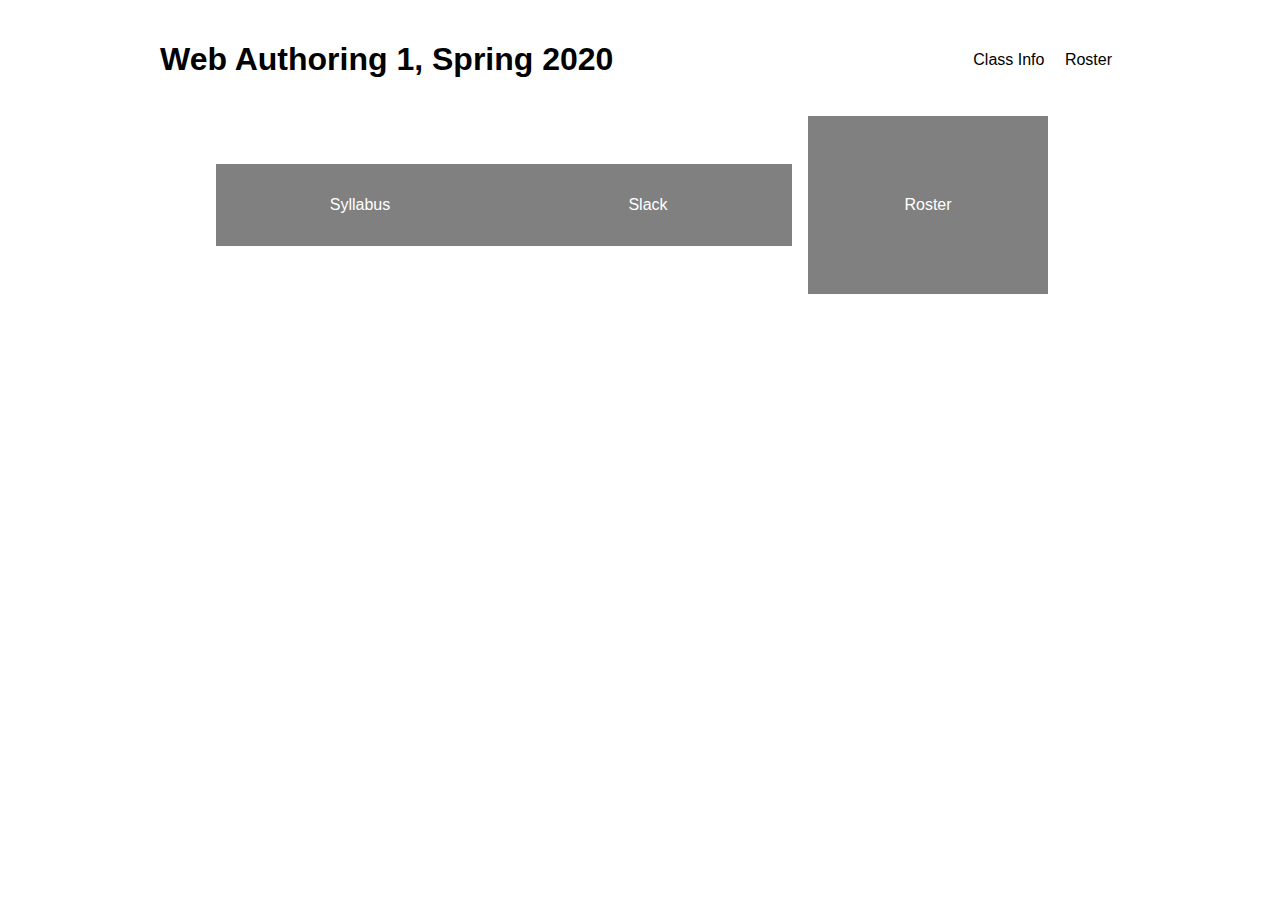
<file: index.html>
<head>
<title>Montserrat: Web Authoring 1, Spring 2020</title>
    <link rel="stylesheet" href="css.css" type="text/css">
</head>
<body>
    <wrapper>
        <header class="flex">
            <section class="title"><h1>Web Authoring 1, Spring 2020</h1></section>
            <nav>
                <a target="_blank" href="https://github.com/ashleyidesign/web-authoring-1-sp-20">Class Info</a>
                <a href="roster.html">Roster</a>
            </nav>
        </header>
        <section class="flex">
            <section class="block syllabus">
                <a href="tk">Syllabus</a>
            </section>
            <section class="block slack">
                <a href="tk">Slack</a>
            </section>       
            <section class="block roster">
                <a href="tk">Roster</a>
            </section>
        </section>
    </wrapper>
</body>
</file>
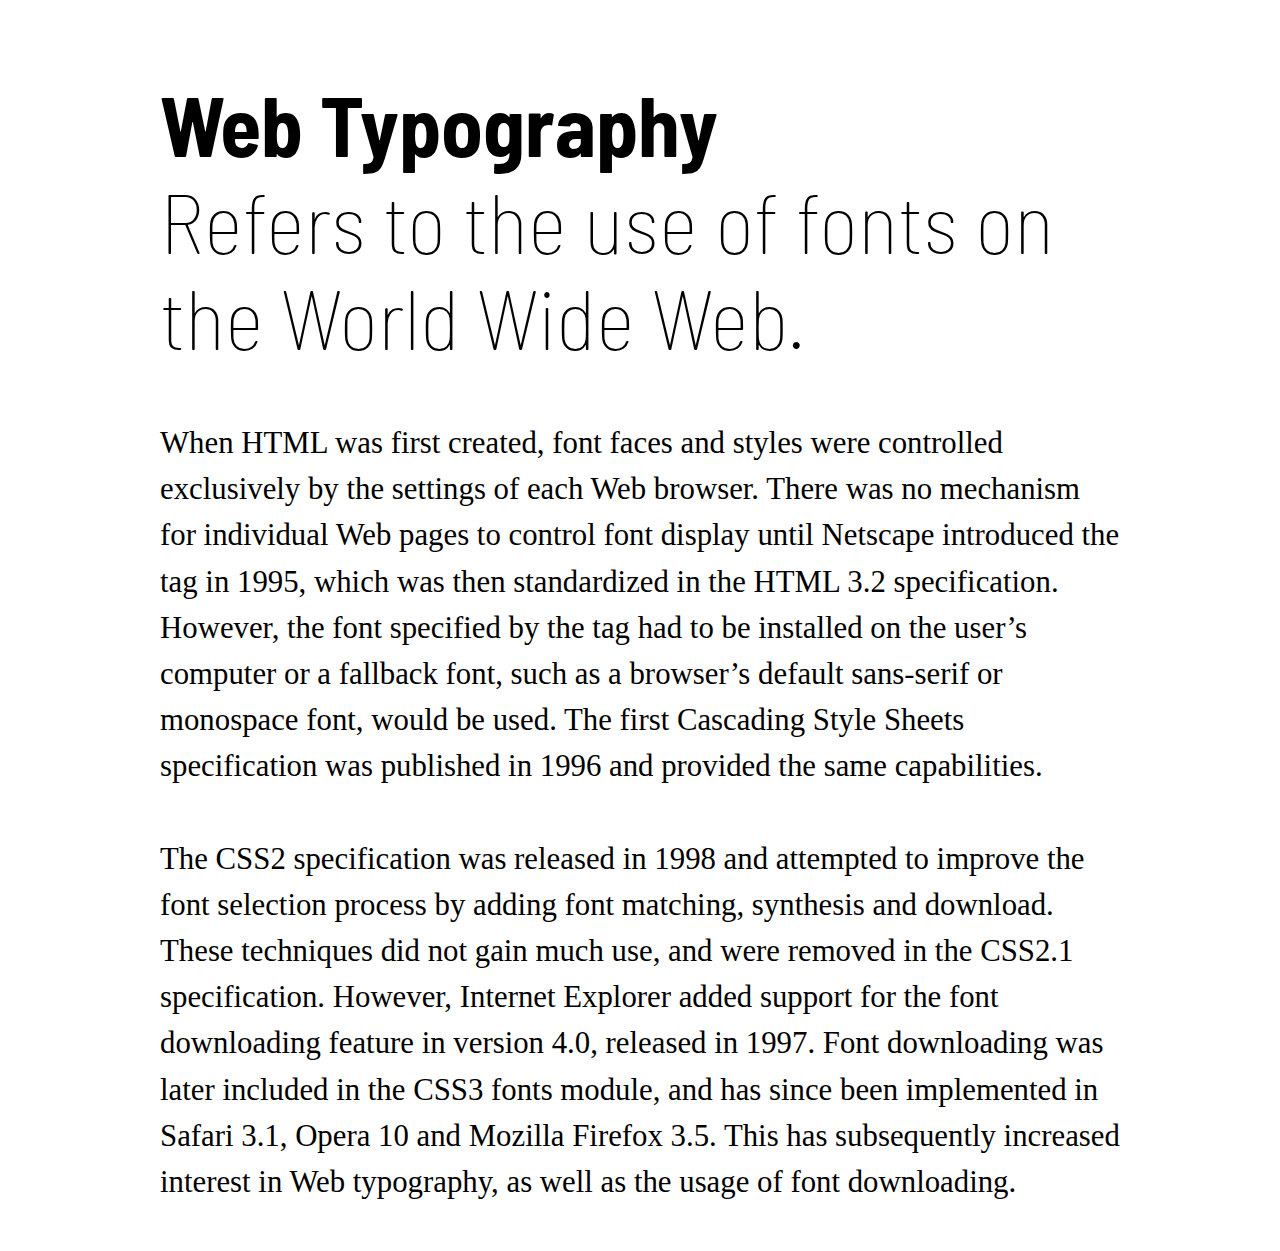
<file: demos/web-fonts-preload/index.html>
<!doctype html>
<html lang="en-us" dir="ltr">
<head>
  <meta charset="utf-8">
  <meta name="viewport" content="width=device-width, initial-scale=1, shrink-to-fit=no">
  <link rel="preload" href="fonts/barlow-semi-condensed/barlowsemicondensed-bold-webfont.woff2" as="font" type="font/woff2" crossorigin>
  <link rel="stylesheet" href="css/main.css">
  <title>web fonts preload</title>
  <meta name="author" content="Justin Gagne">
</head>
<body>

<header id="banner">
  <h1>Web Typography</h1>
  <p>Refers to the use of fonts on the World Wide Web.<p>
</header>

<p>When HTML was first created, font faces and styles were controlled exclusively by the settings of each Web browser. There was no mechanism for individual Web pages to control font display until Netscape introduced the tag in 1995, which was then standardized in the HTML 3.2 specification. However, the font specified by the tag had to be installed on the user’s computer or a fallback font, such as a browser’s default sans-serif or monospace font, would be used. The first Cascading Style Sheets specification was published in 1996 and provided the same capabilities.</p>

<p>The CSS2 specification was released in 1998 and attempted to improve the font selection process by adding font matching, synthesis and download. These techniques did not gain much use, and were removed in the CSS2.1 specification. However, Internet Explorer added support for the font downloading feature in version 4.0, released in 1997. Font downloading was later included in the CSS3 fonts module, and has since been implemented in Safari 3.1, Opera 10 and Mozilla Firefox 3.5. This has subsequently increased interest in Web typography, as well as the usage of font downloading.</p>

</body>
</html>
</file>
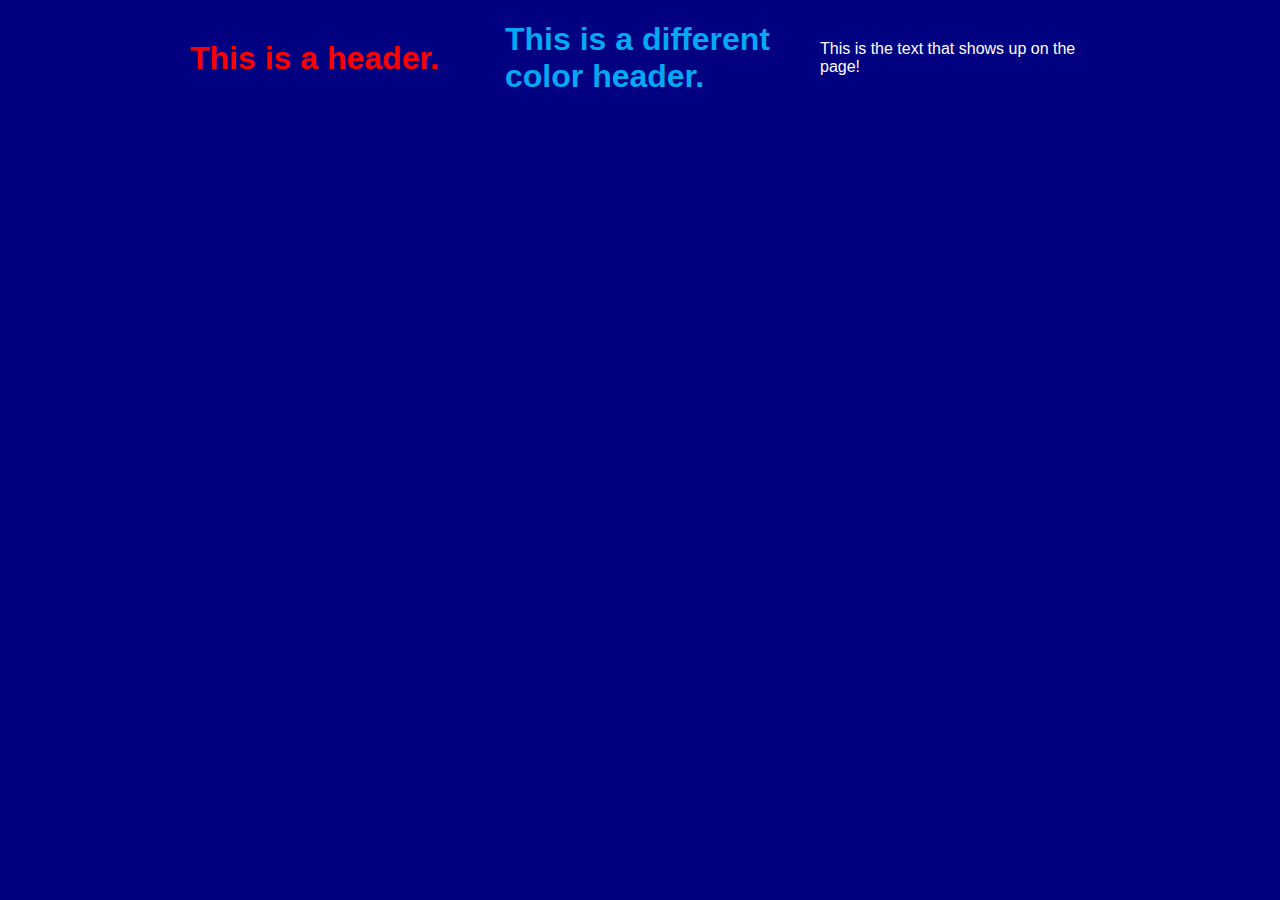
<file: hello-world.html>
<!doctype html>
<html lang="en">
    <head>
        <title>Hello, World!</title>
        <meta name="description" content="This is a test website.">
        <link rel="stylesheet" media="screen" href="css/style.css">
        <link rel="stylesheet" media="print" href="css/print.css"
    </head>
    <body>
        <h1>This is a header.</h1>
        <h1 class="whatever">This is a different color header.</h1>
        <p>This is the text that shows up on the page!</p>
    </body>
</html>
</file>
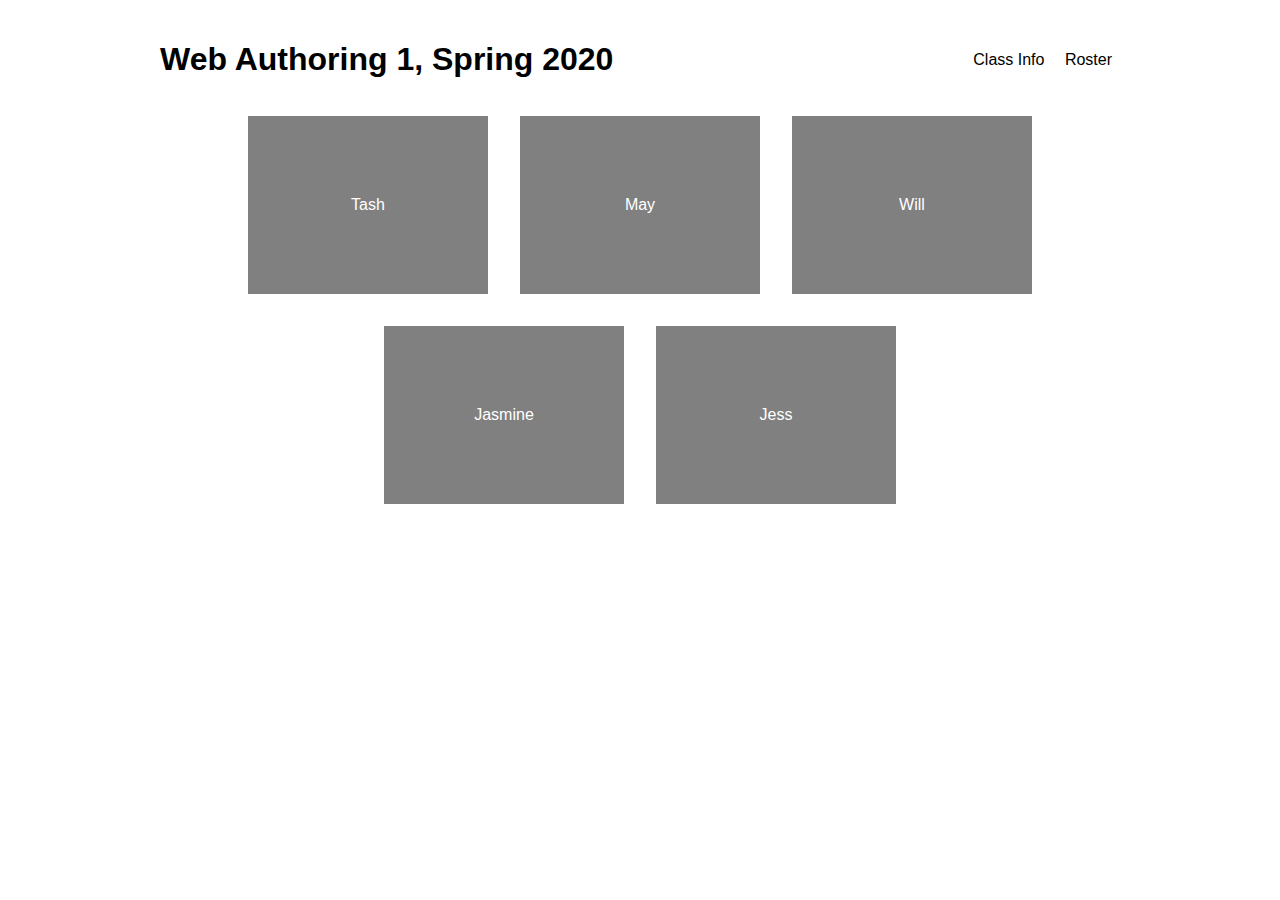
<file: roster.html>
<head>
<title>Montserrat: Web Authoring 1, Spring 2020 Roster</title>
    <link rel="stylesheet" href="css.css" type="text/css">
</head>
<body>
    <wrapper>
        <header class="flex">
            <section class="title"><h1>Web Authoring 1, Spring 2020</h1></section>
            <nav>
                <a target="_blank" href="https://github.com/ashleyidesign/web-authoring-1-sp-20">Class Info</a>
                <a href="roster.html" class="active">Roster</a>
            </nav>
        </header>
        <section class="flex">
            <section class="block roster tash">
                <a href="tk">Tash</a>
            </section>
            <section class="block roster may">
                <a href="tk">May</a>
            </section>       
            <section class="block roster will">
                <a href="tk">Will</a>
            </section>
            <section class="block roster jasmine">
                <a href="tk">Jasmine</a>
            </section>
            <section class="block roster jess">
                <a href="tk">Jess</a>
            </section>
        </section>
    </wrapper>
</body>
</file>
<file: css.css>
body {
    margin: 0;
    font-family: Arial, sans-serif;
}
wrapper {
    max-width: 75%;
    display: block;
    margin: 0 auto;
    padding-top: 20px;
}
.flex {
    display: flex;
    align-items: center;
    justify-content: center;
    flex-wrap: wrap;
}

/* Navigation */
nav a {
    text-decoration: none;
    color: black;
    padding: 1em .5em;
    transition: all .3s;
}
nav a:hover {
    color: white;
    background: navy;
}

.block {
    width: 30%;
    background: grey;
    text-align: center;
}
.block a {
    display: block;
    padding: 2em;
    text-decoration: none;
    color: white;
}
header.flex {
    justify-content: space-between
}

/* Roster */
.roster {
    width: 25%;
    margin: 1em;
}
.roster a {
    padding: 5em 2em;
}
</file>
<file: demos/web-fonts-preload/css/main.css>
/* ---------------------------

Resources

0. Google Fonts
https://fonts.google.com

1. Webfont Generator
https://www.fontsquirrel.com/tools/webfont-generator

2. Font Weight Values
http://cssreference.io/typography/#font-weight

3. Font Display
https://developer.mozilla.org/en-US/docs/Web/CSS/@font-face/font-display

4. The Web Fonts: Preloaded
https://www.zachleat.com/web/preload/

--------------------------- */

/* --- Barlow Semi Condensed --- */

/* bold */

@font-face {
  font-family: "Barlow Semi Condensed";
  src: url("../fonts/barlow-semi-condensed/barlowsemicondensed-bold-webfont.woff2") format("woff2"),
       url("../fonts/barlow-semi-condensed/barlowsemicondensed-bold-webfont.woff") format("woff");
  font-weight: 700;
  font-style: normal;
  font-display: fallback;
  }

/* regular */

@font-face {
  font-family: "Barlow Semi Condensed";
  src: url("../fonts/barlow-semi-condensed/barlowsemicondensed-regular-webfont.woff2") format("woff2"),
       url("../fonts/barlow-semi-condensed/barlowsemicondensed-regular-webfont.woff") format("woff");
  font-weight: 400;
  font-style: normal;
  font-display: fallback;
  }

/* thin */

@font-face {
  font-family: "Barlow Semi Condensed";
  src: url("../fonts/barlow-semi-condensed/barlowsemicondensed-thin-webfont.woff2") format("woff2"),
       url("../fonts/barlow-semi-condensed/barlowsemicondensed-thin-webfont.woff") format("woff");
  font-weight: 100;
  font-style: normal;
  font-display: fallback;
  }

/* --- html / body --- */

html {
  font: 100%/1.15;
  }

body {
  width: 90%;
  max-width: 60em;
  margin: 0 auto;
  }

/* --- typography --- */

#banner h1 {
  font: bold 3em/1.15 "Barlow Semi Condensed", "Trebuchet MS", sans-serif;
  margin-top: 1em;
  margin-bottom: 0;
  }

#banner p {
  font: 100 3em/1.15 "Barlow Semi Condensed", "Trebuchet MS", sans-serif;
  margin-top: 0;
  margin-bottom: 0;
  }

p {
  font: 1.1em/1.5 "Georgia", serif;
  margin-top: 1.5em;
  margin-bottom: 1.5em;
  }

/* --- layout breakpoints --- */

/* overall scale changes */

@media (min-width: 36em) {

body {
  font-size: 125%;
  max-width: 50em;
  }

}

@media (min-width: 48em) {

body {
  font-size: 150%;
  max-width: 40em;
  }

}

@media (min-width: 60em) {

body {
  font-size: 175%;
  max-width: 34.285714285714286em;
  }

}
</file>
<file: css/style.css>
body {
                max-width: 900px;
                background-color: navy;
                font-family: sans-serif;
                margin: 0 auto;
                color: #fff;
                display: flex;
                justify-content: space-between;
                align-items: center;
                flex-wrap: wrap;
            }
            body > * {
                width: 30%;
            }
            h1 {
                color: red;
            }
            h1.whatever {
                color: #03A9F4;
            }
</file>
<file: css/print.css>
body {
    background: white;
    color: black;
}
</file>
